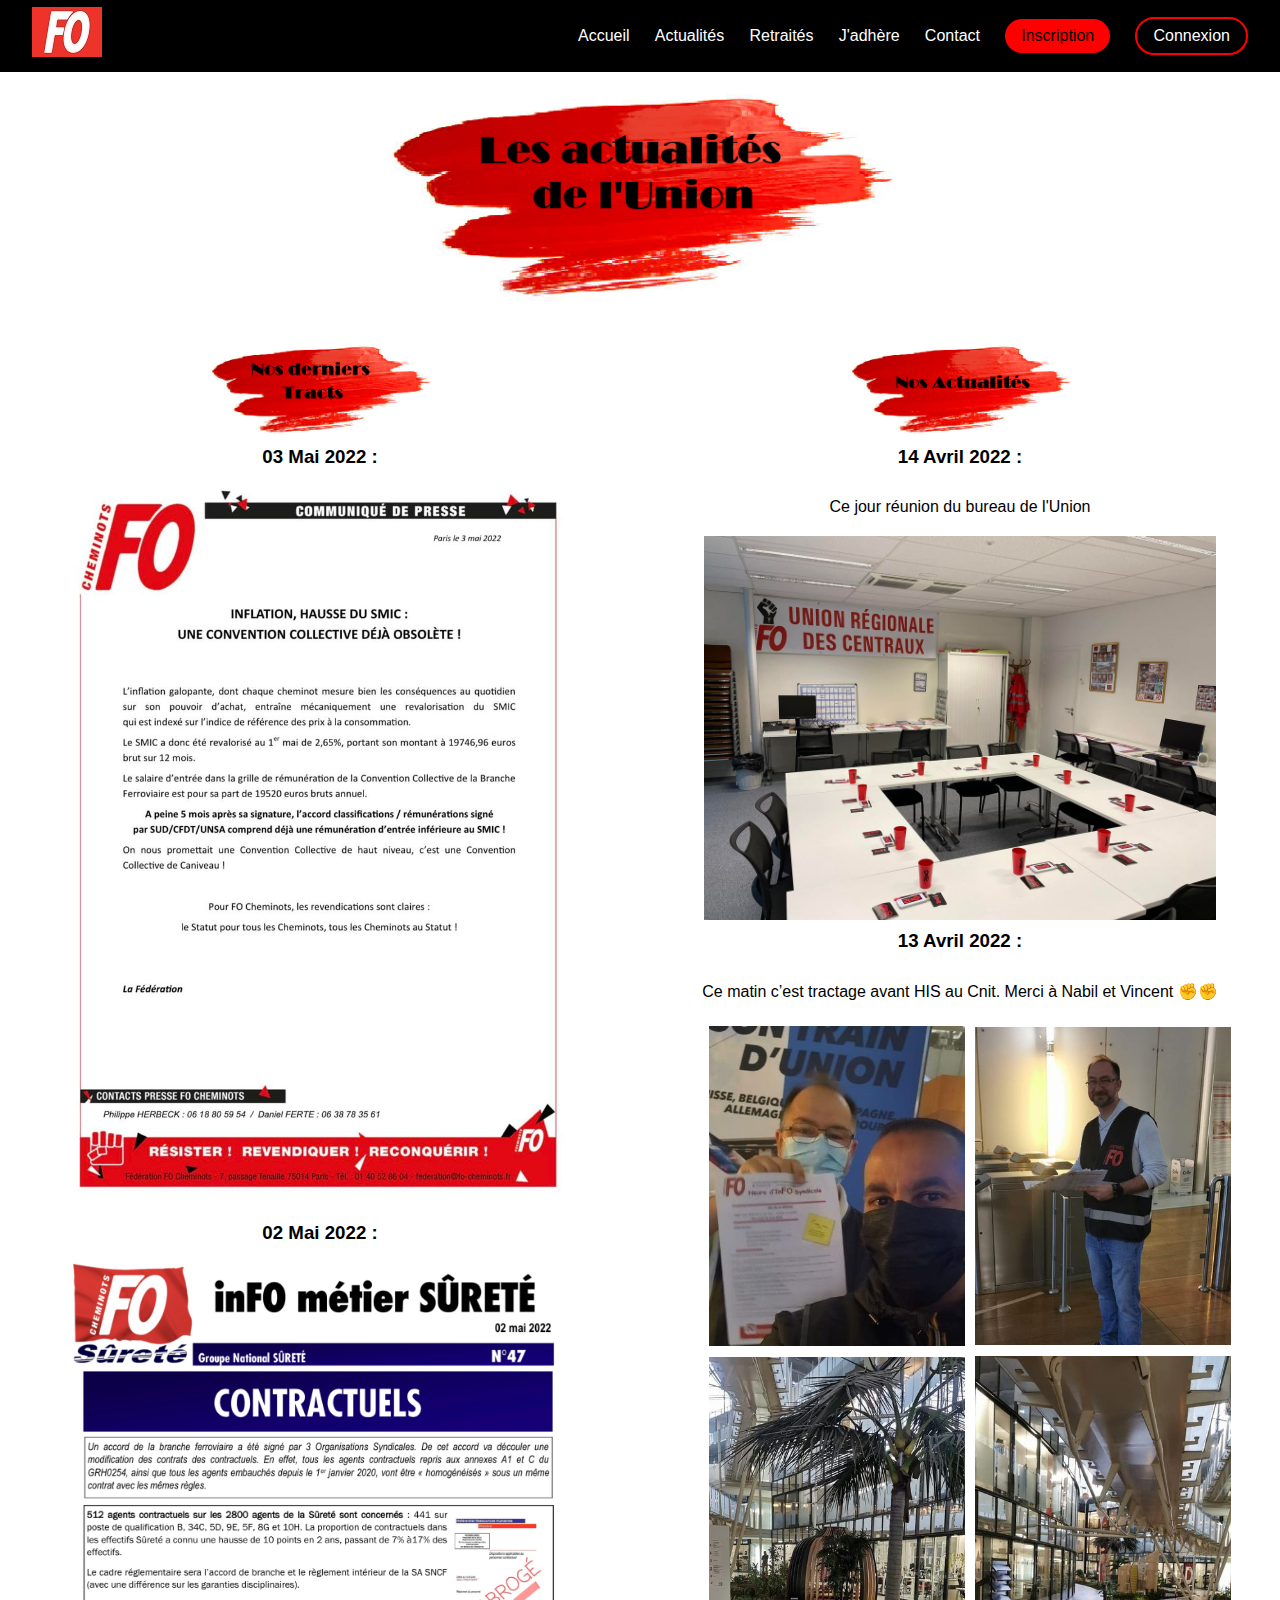
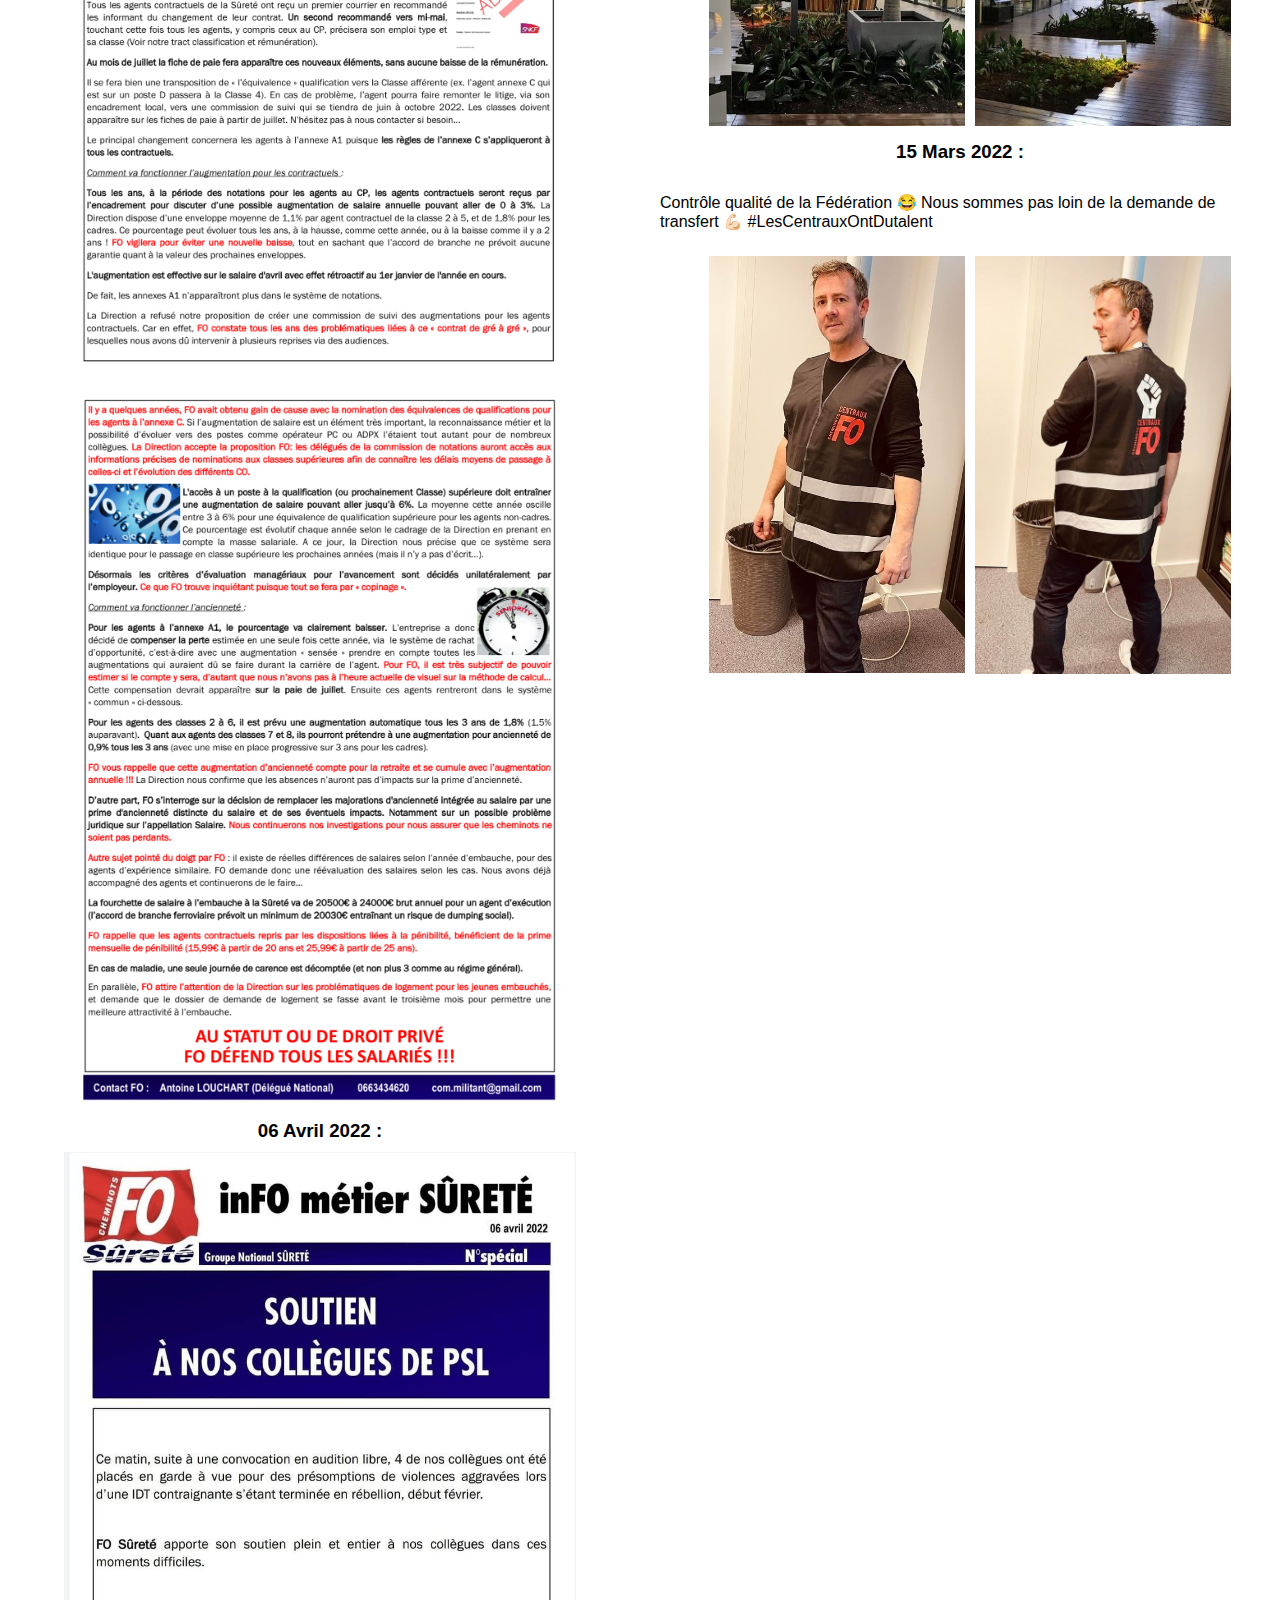
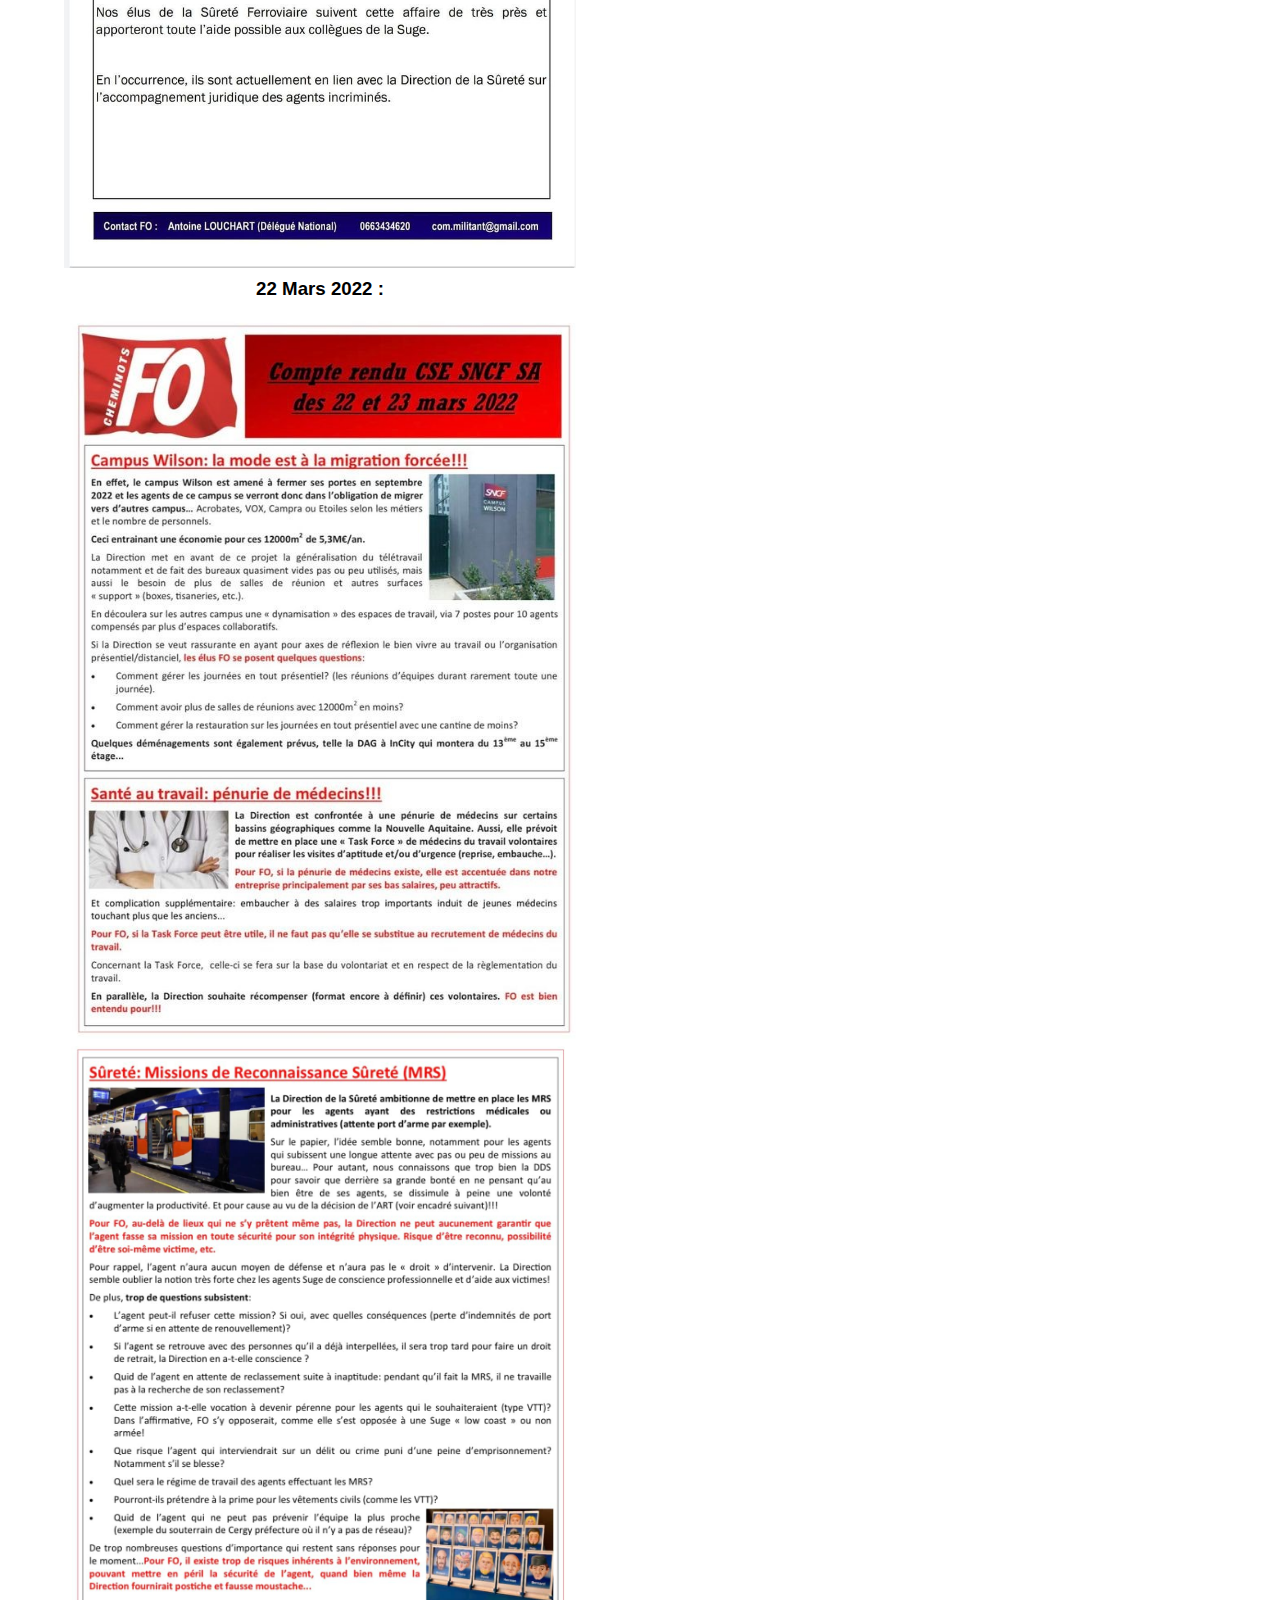
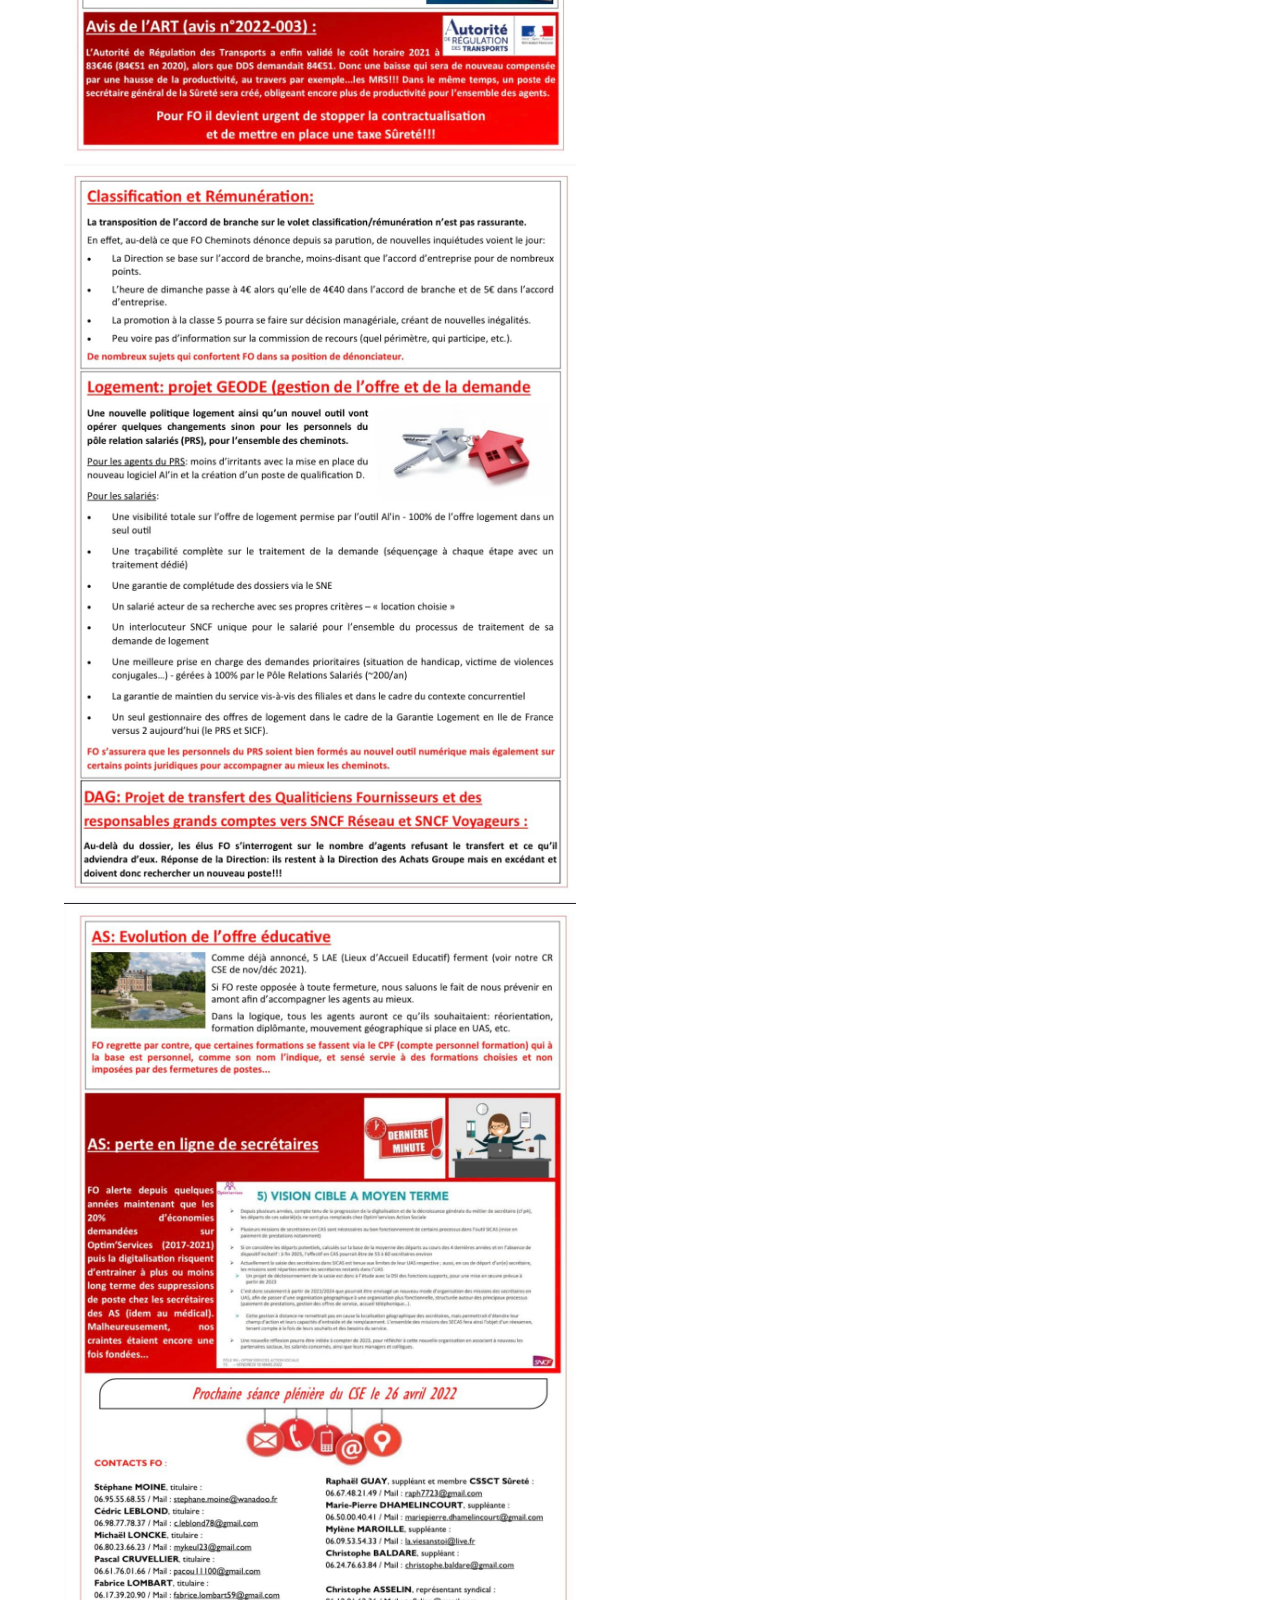
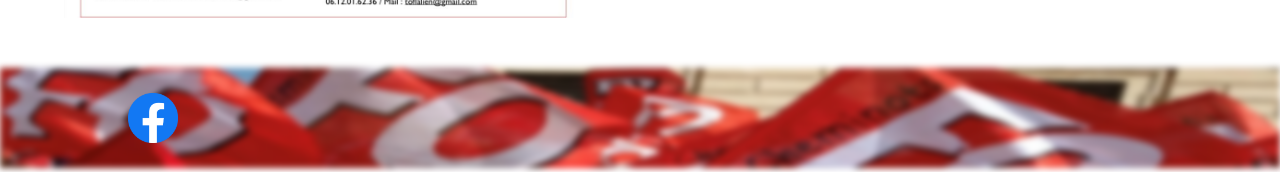
<file: index.html>
<!DOCTYPE html>
<html lang="en">
<head>
    <meta charset="UTF-8">
    <meta http-equiv="X-UA-Compatible" content="IE=edge">
    <meta name="viewport" content="width=device-width, initial-scale=1.0">
    <title>Document</title>
    <link rel="stylesheet" href="https://cdnjs.cloudflare.com/ajax/libs/font-awesome/5.15.3/css/all.min.css" integrity="sha512-iBBXm8fW90+nuLcSKlbmrPcLa0OT92xO1BIsZ+ywDWZCvqsWgccV3gFoRBv0z+8dLJgyAHIhR35VZc2oM/gI1w==" crossorigin="anonymous" referrerpolicy="no-referrer" />
    <link rel="stylesheet" href="style.css" />
</head>
<body>
    <header>
        <nav>
            <div class="logo">
               <img src="./img/logo_fo.jpg" alt="">
            </div>
            <div class="toggle">
                <i class="fas fa-bars ouvrir"></i>
                <i class="fas fa-times fermer"></i>
            </div>
            <ul class="menu">
                <li><a href="index.html">Accueil</a></li>
                <li><a href="actu.html">Actualités</a></li>
                <li><a href="retraites.html">Retraités</a></li>
                <li><a href="adhesion.html">J'adhère</a></li>
                <li><a href="contact.html">Contact</a></li>
                <li><button class="btn">Inscription</button></li>
                <li><button class="btn btn-secondary">Connexion</button></li>
            </ul>
        </nav>
    </header>

    
<div class="container">
    <img class="img" src="./img/actu.png" alt="">
</div>


<div class="containerall">
    <div class="containeractu1">

        <img src="./img/tracts.png" alt="titre tract" class="imgtitre">

        <h3>03 Mai 2022 :</h3>
        <img src="./img/1.jpg" alt="tract 1" class="srcimg">

        <h3>02 Mai 2022 :</h3>
        <img src="./img/4-2.jpg" alt="tract 4" class="srcimg">
        <img src="./img/4-1.jpg" alt="tract 4" class="srcimg">
        

        <h3>06 Avril 2022 :</h3>
        <img src="./img/6.jpg" alt="tract 2" class="srcimg">

        <h3>22 Mars 2022 :</h3>
        <img src="./img/2.jpg" alt="tract 3" class="srcimg">
        <img src="./img/3.jpg" alt="tract 3" class="srcimg">
        <img src="./img/4.jpg" alt="tract 3" class="srcimg">
        <img src="./img/5.jpg" alt="tract 3" class="srcimg">

    </div>

    <div class="containeractu2">

        <img src="./img/nosactus.png" alt="titre actus" class="imgtitre">

        <h3>14 Avril 2022 :</h3>
        <p>Ce jour réunion du bureau de l'Union </p>
        <img src="./img/1-actu.jpg" alt="tract 1" class="srcimg">

        <h3>13 Avril 2022 :</h3>
        <p>Ce matin c’est tractage avant HIS au Cnit.
            Merci à Nabil et Vincent ✊✊ </p>

        <div class="containeractu">
            <img src="./img/2-1-actu.jpg" alt="tract 1" class="srcimgCA">
            <img src="./img/2-2-actus.jpg" alt="tract 1" class="srcimgCA">
        </div>

        <div class="containeractu">
            <img src="./img/2-3-actus.jpg" alt="tract 1" class="srcimgCA">
            <img src="./img/2-4-actus.jpg" alt="tract 1" class="srcimgCA">
        </div>

        <h3>15 Mars 2022 :</h3>
        <p>Contrôle qualité de la Fédération 😂
            Nous sommes pas loin de la demande de transfert 💪🏻
            #LesCentrauxOntDutalent </p>

        <div class="containeractu">

            <img src="./img/3-1-actus.jpg" alt="tract 1" class="srcimgCA">
            <img src="./img/3-2-actus.jpg" alt="tract 1" class="srcimgCA">
        </div>
    </div>

</div>


    <footer>
        <img src="./img/footer2.jpg" alt="" class="footer">
        <a href="https://www.facebook.com/groups/948642339117360" class="href"><img src="./img/fb.png" alt="facebook" class="fb"></a>
    </footer>
    
    <script src="app.js"></script>
</body>
</html>
</file>
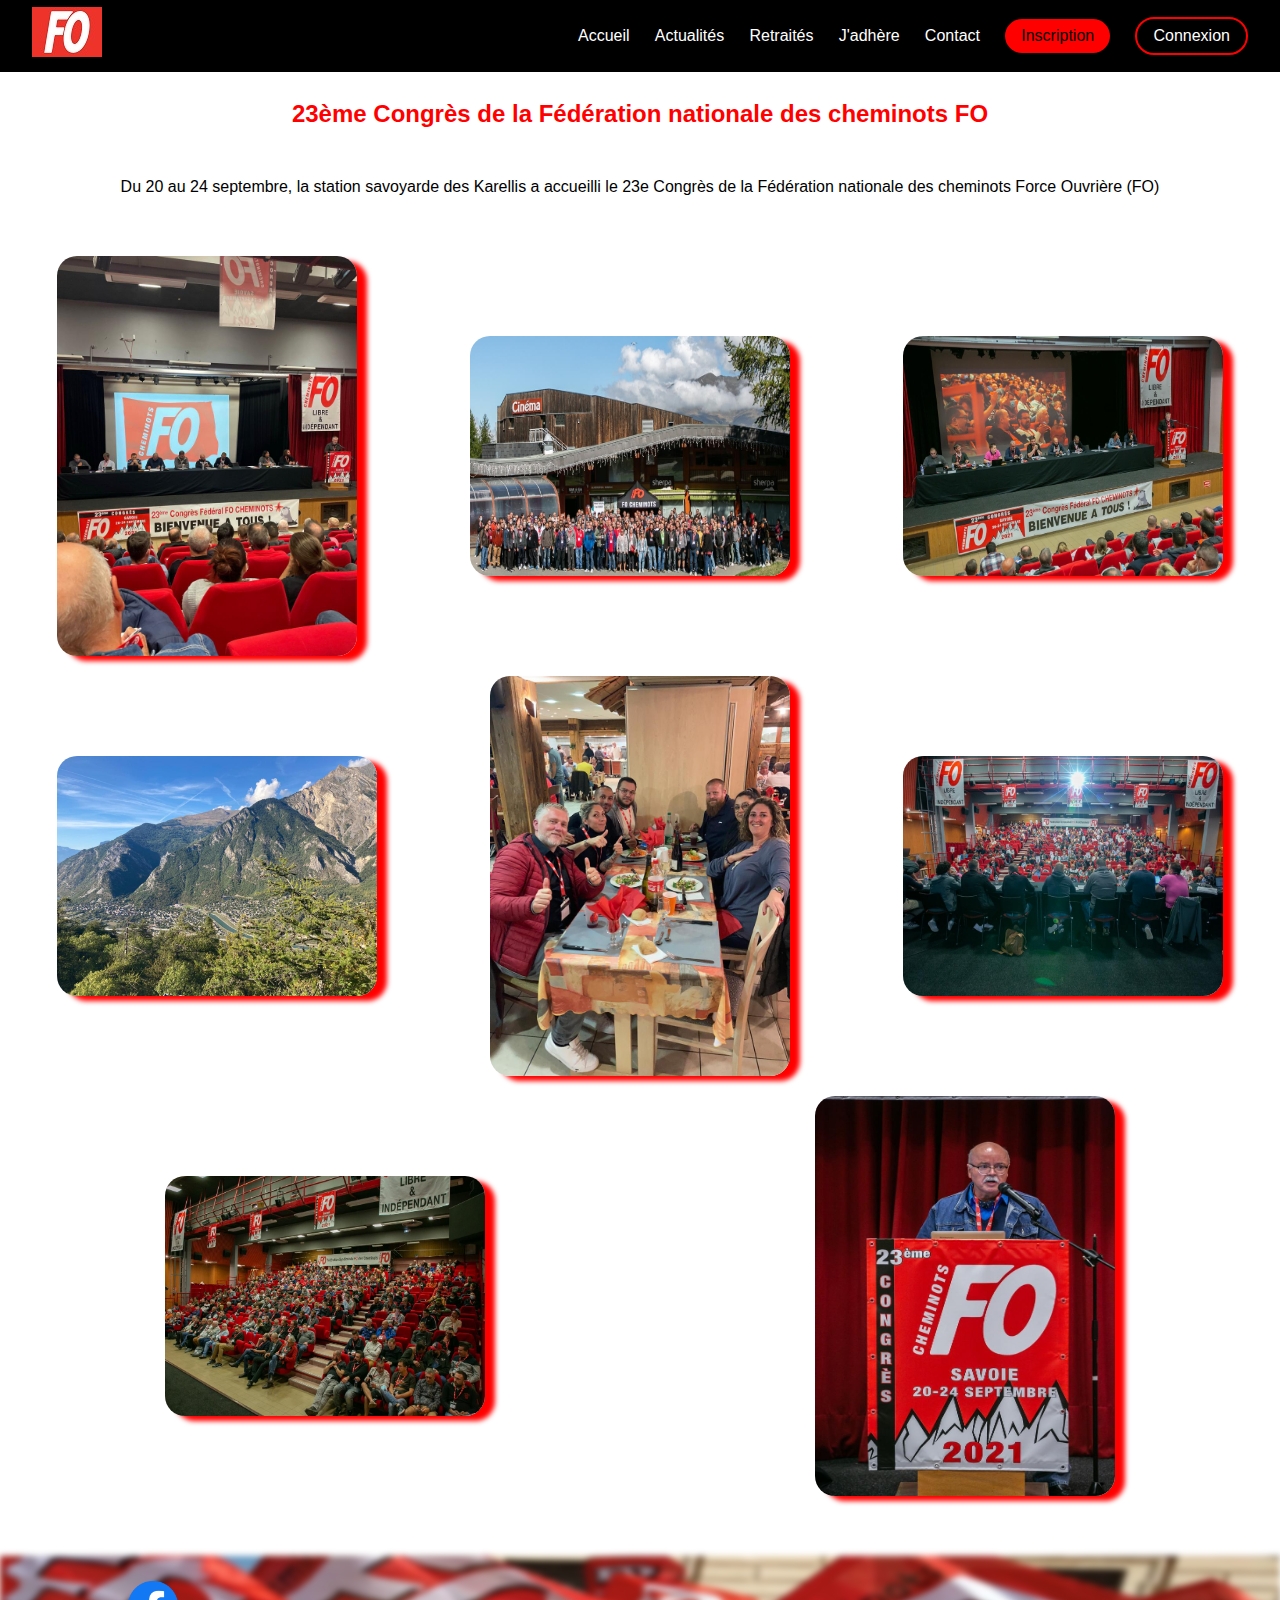
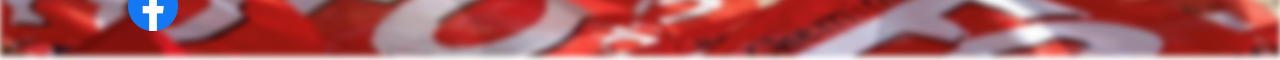
<file: actu.html>
<!DOCTYPE html>
<html lang="en">
<head>
    <meta charset="UTF-8">
    <meta http-equiv="X-UA-Compatible" content="IE=edge">
    <meta name="viewport" content="width=device-width, initial-scale=1.0">
    <title>Document</title>
    <link rel="stylesheet" href="https://cdnjs.cloudflare.com/ajax/libs/font-awesome/5.15.3/css/all.min.css" integrity="sha512-iBBXm8fW90+nuLcSKlbmrPcLa0OT92xO1BIsZ+ywDWZCvqsWgccV3gFoRBv0z+8dLJgyAHIhR35VZc2oM/gI1w==" crossorigin="anonymous" referrerpolicy="no-referrer" />
    <link rel="stylesheet" href="style.css" />
    <link rel="stylesheet" href="styleactu.css">

</head>
<body>

    <header>
        <nav>
            <div class="logo">
               <img src="./img/logo_fo.jpg" alt="">
            </div>
            <div class="toggle">
                <i class="fas fa-bars ouvrir"></i>
                <i class="fas fa-times fermer"></i>
            </div>
            <ul class="menu">
                <li><a href="index.html">Accueil</a></li>
                <li><a href="actu.html">Actualités</a></li>
                <li><a href="retraites.html">Retraités</a></li>
                <li><a href="adhesion.html">J'adhère</a></li>
                <li><a href="contact.html">Contact</a></li>
                <li><button class="btn">Inscription</button></li>
                <li><button class="btn btn-secondary">Connexion</button></li>
            </ul>
        </nav>
    </header>


        <h2> 23ème Congrès de la Fédération nationale des cheminots FO </h2>

        <p> Du 20 au 24 septembre, la station savoyarde des Karellis a accueilli le 23e  Congrès de la Fédération nationale des cheminots Force Ouvrière (FO)</p>

        <div class="container">

            <img src="./img/p1.JPG" alt="congres" class="photocongresv">
            <img src="./img/p2.JPG" alt="congres" class="photocongresh">
            <img src="./img/p3.JPG" alt="congres" class="photocongresh">
            <img src="./img/p4.JPG" alt="congres" class="photocongresh">
            <img src="./img/p5.JPG" alt="congres" class="photocongresv">
            <img src="./img/p6.JPG" alt="congres" class="photocongresh">
            <img src="./img/p7.JPG" alt="congres" class="photocongresh">
            <img src="./img/p8.JPG" alt="congres" class="photocongresv">

        </div>

        <footer>
            <img src="./img/footer2.jpg" alt="" class="footer">
            <a href="https://www.facebook.com/groups/948642339117360" class="href"><img src="./img/fb.png" alt="facebook" class="fb"></a>
        </footer>

    <script src="app.js"></script>
</body>
</file>
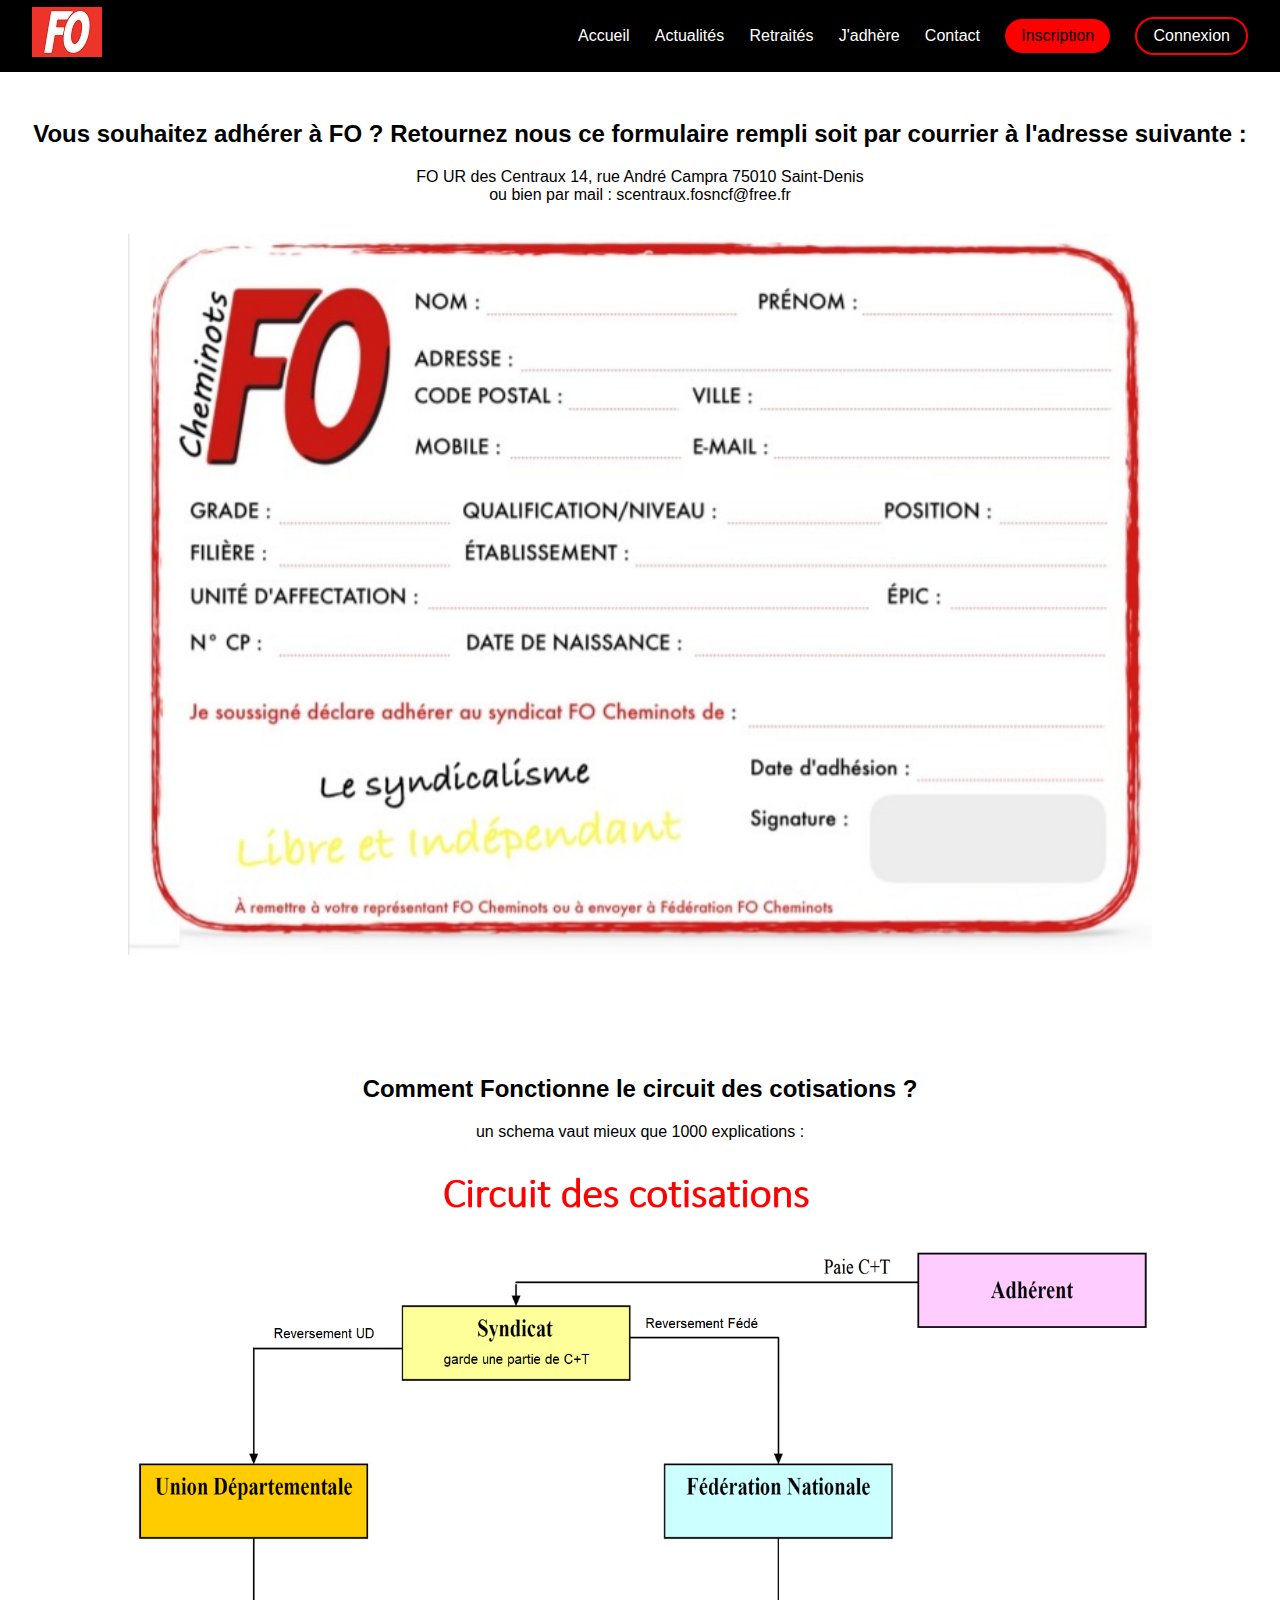
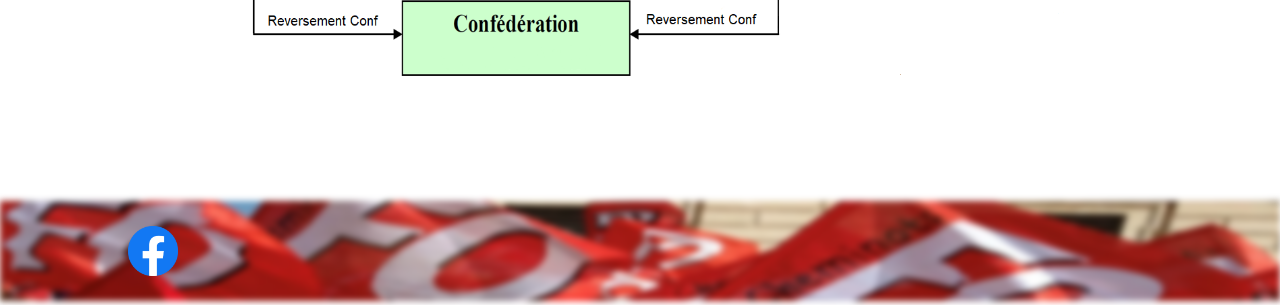
<file: adhesion.html>
<!DOCTYPE html>
<html lang="en">
<head>
    <meta charset="UTF-8">
    <meta http-equiv="X-UA-Compatible" content="IE=edge">
    <meta name="viewport" content="width=device-width, initial-scale=1.0">
    <title>Document</title>
    <link rel="stylesheet" href="https://cdnjs.cloudflare.com/ajax/libs/font-awesome/5.15.3/css/all.min.css" integrity="sha512-iBBXm8fW90+nuLcSKlbmrPcLa0OT92xO1BIsZ+ywDWZCvqsWgccV3gFoRBv0z+8dLJgyAHIhR35VZc2oM/gI1w==" crossorigin="anonymous" referrerpolicy="no-referrer" />
    <link rel="stylesheet" href="style.css" />
    <link rel="stylesheet" href="styleadhes.css" />
</head>
<body>

    <header>
        <nav>
            <div class="logo">
               <img src="./img/logo_fo.jpg" alt="">
            </div>
            <div class="toggle">
                <i class="fas fa-bars ouvrir"></i>
                <i class="fas fa-times fermer"></i>
            </div>
            <ul class="menu">
                <li><a href="index.html">Accueil</a></li>
                <li><a href="actu.html">Actualités</a></li>
                <li><a href="retraites.html">Retraités</a></li>
                <li><a href="adhesion.html">J'adhère</a></li>
                <li><a href="contact.html">Contact</a></li>
                <li><button class="btn">Inscription</button></li>
                <li><button class="btn btn-secondary">Connexion</button></li>
            </ul>
        </nav>
    </header>

    <div class="containertext">

            <div><h2>Vous souhaitez adhérer à FO ? Retournez nous ce formulaire rempli soit par courrier à l'adresse suivante :</h2></div>
            <div>FO UR des Centraux
               14, rue André Campra
               75010 Saint-Denis</div>

            <div>ou bien par mail : scentraux.fosncf@free.fr </div>
    </div>

        <div class="containeradhes">

            <img src="./img/Adhesion-FO.jpg" alt="bulletin adhesion" class="adhesion">
        </div>

        <div class="containertext">

            <div><h2>Comment Fonctionne le circuit des cotisations ?</h2></div>

            <div>un schema vaut mieux que 1000 explications : </div>

            <img src="./img/cotisations.png" alt="cotisations" class="adhesion">
    </div>

        <footer>
            <img src="./img/footer2.jpg" alt="" class="footer">
            <a href="https://www.facebook.com/groups/948642339117360" class="href"><img src="./img/fb.png" alt="facebook" class="fb"></a>
        </footer>

    <script src="app.js"></script>
</body>
</file>
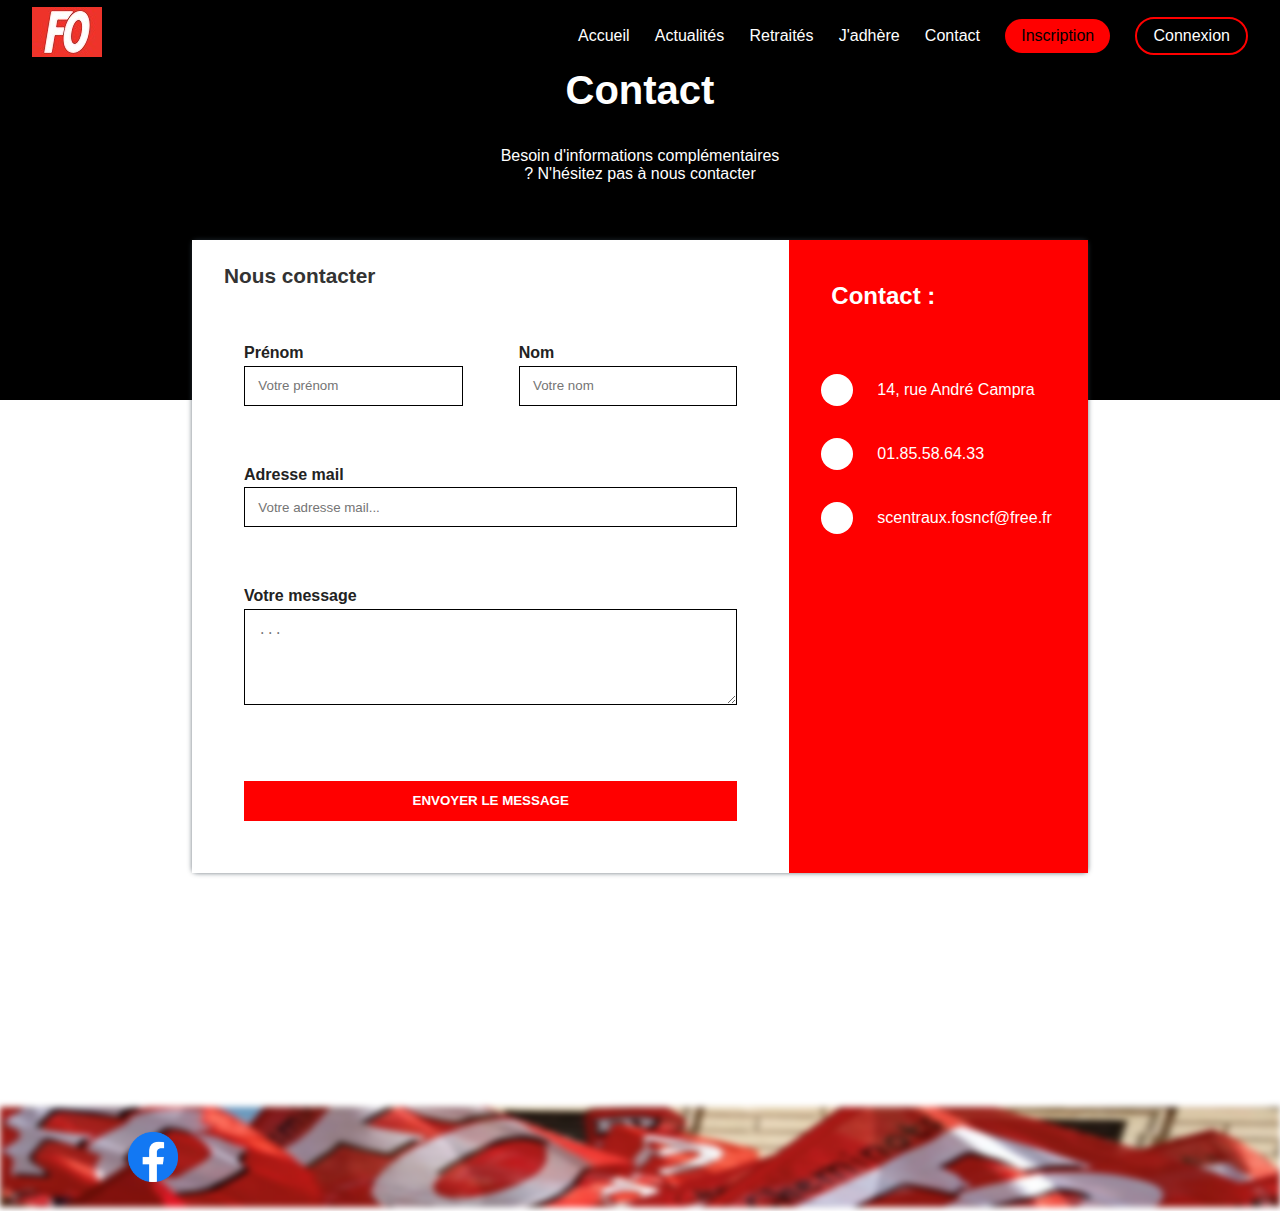
<file: contact.html>
<!DOCTYPE html>
<html lang="en">
<head>
    <meta charset="UTF-8">
    <meta http-equiv="X-UA-Compatible" content="IE=edge">
    <meta name="viewport" content="width=device-width, initial-scale=1.0">
    <title>Document</title>
    <link rel="stylesheet" href="https://cdnjs.cloudflare.com/ajax/libs/font-awesome/5.15.3/css/all.min.css" integrity="sha512-iBBXm8fW90+nuLcSKlbmrPcLa0OT92xO1BIsZ+ywDWZCvqsWgccV3gFoRBv0z+8dLJgyAHIhR35VZc2oM/gI1w==" crossorigin="anonymous" referrerpolicy="no-referrer" />
    <link rel="stylesheet" href="style.css" />
    <link rel="stylesheet" href="stylecontact.css" />
</head>
<body>

    <header>
        <nav>
            <div class="logo">
               <img src="./img/logo_fo.jpg" alt="">
            </div>
            <div class="toggle">
                <i class="fas fa-bars ouvrir"></i>
                <i class="fas fa-times fermer"></i>
            </div>
            <ul class="menu">
                <li><a href="index.html">Accueil</a></li>
                <li><a href="actu.html">Actualités</a></li>
                <li><a href="retraites.html">Retraités</a></li>
                <li><a href="adhesion.html">J'adhère</a></li>
                <li><a href="contact.html">Contact</a></li>
                <li><button class="btn">Inscription</button></li>
                <li><button class="btn btn-secondary">Connexion</button></li>
            </ul>
        </nav>
    </header>

    <section id="heading">
        <div class="container heading-grid">
          <div class="heading-wrap">
            <h1>Contact</h1>
            <p> Besoin d'informations complémentaires ? N'hésitez pas à nous contacter </p>
          </div>
        </div>
      </section>
    
      <section id="form-box" class="animated jackInTheBox">
        <div class="container">
          <div class="form-box form-box-grid">
            <div class="form-info">
              <h3>Contact :</h3>
              <ul>
                <li><i class="fas fa-map-marker-alt"></i>14, rue André Campra</li>
                <li><i class="fas fa-mobile-alt"></i> 01.85.58.64.33</li>
                <li><i class="fas fa-envelope"></i>scentraux.fosncf@free.fr</li>
              </ul>
            </div>
      
            <div class="form-input">
              <h3>Nous contacter</h3>
              <form>
                <p>
                  <label for="first_name">Prénom</label>
                  <input type="text" id="first_name" name="first_name" placeholder="Votre prénom" required>
                </p>
                <p>
                  <label for="Last_name">Nom</label>
                  <input type="text" id="Last_name" name="last_name" placeholder="Votre nom" required>
                </p>
                <p class="full">
                  <label for="email"> Adresse mail </label>
                  <input type="email" id="email" name="email" placeholder="Votre adresse mail..." required>
                </p>
                <p class="full">
                  <label for="message">Votre message</label>
                  <textarea name="message" id="message" placeholder="..." required></textarea>
                </p>
                <p class="full">
                  <button type="submit">Envoyer le Message</button>
                </p>
              </form>
            </div>
          </div>
        </div>

      </section>

<iframe class="carte" src="https://www.google.com/maps/embed?pb=!1m18!1m12!1m3!1d2621.785724074511!2d2.3506891156005802!3d48.91947457929366!2m3!1f0!2f0!3f0!3m2!1i1024!2i768!4f13.1!3m3!1m2!1s0x47e66ebef9535a83%3A0xe5f38c272e07f165!2s14%20Rue%20Andr%C3%A9%20Campra%2C%2093210%20Saint-Denis!5e0!3m2!1sfr!2sfr!4v1652790189727!5m2!1sfr!2sfr" style="border:0;" allowfullscreen="" loading="lazy" referrerpolicy="no-referrer-when-downgrade"></iframe>

      <footer>
        <img src="./img/footer2.jpg" alt="" class="footer">
        <a href="https://www.facebook.com/groups/948642339117360" class="href"><img src="./img/fb.png" alt="facebook" class="fb"></a>
    </footer>
      <script src="app.js"></script>
</body>
</file>
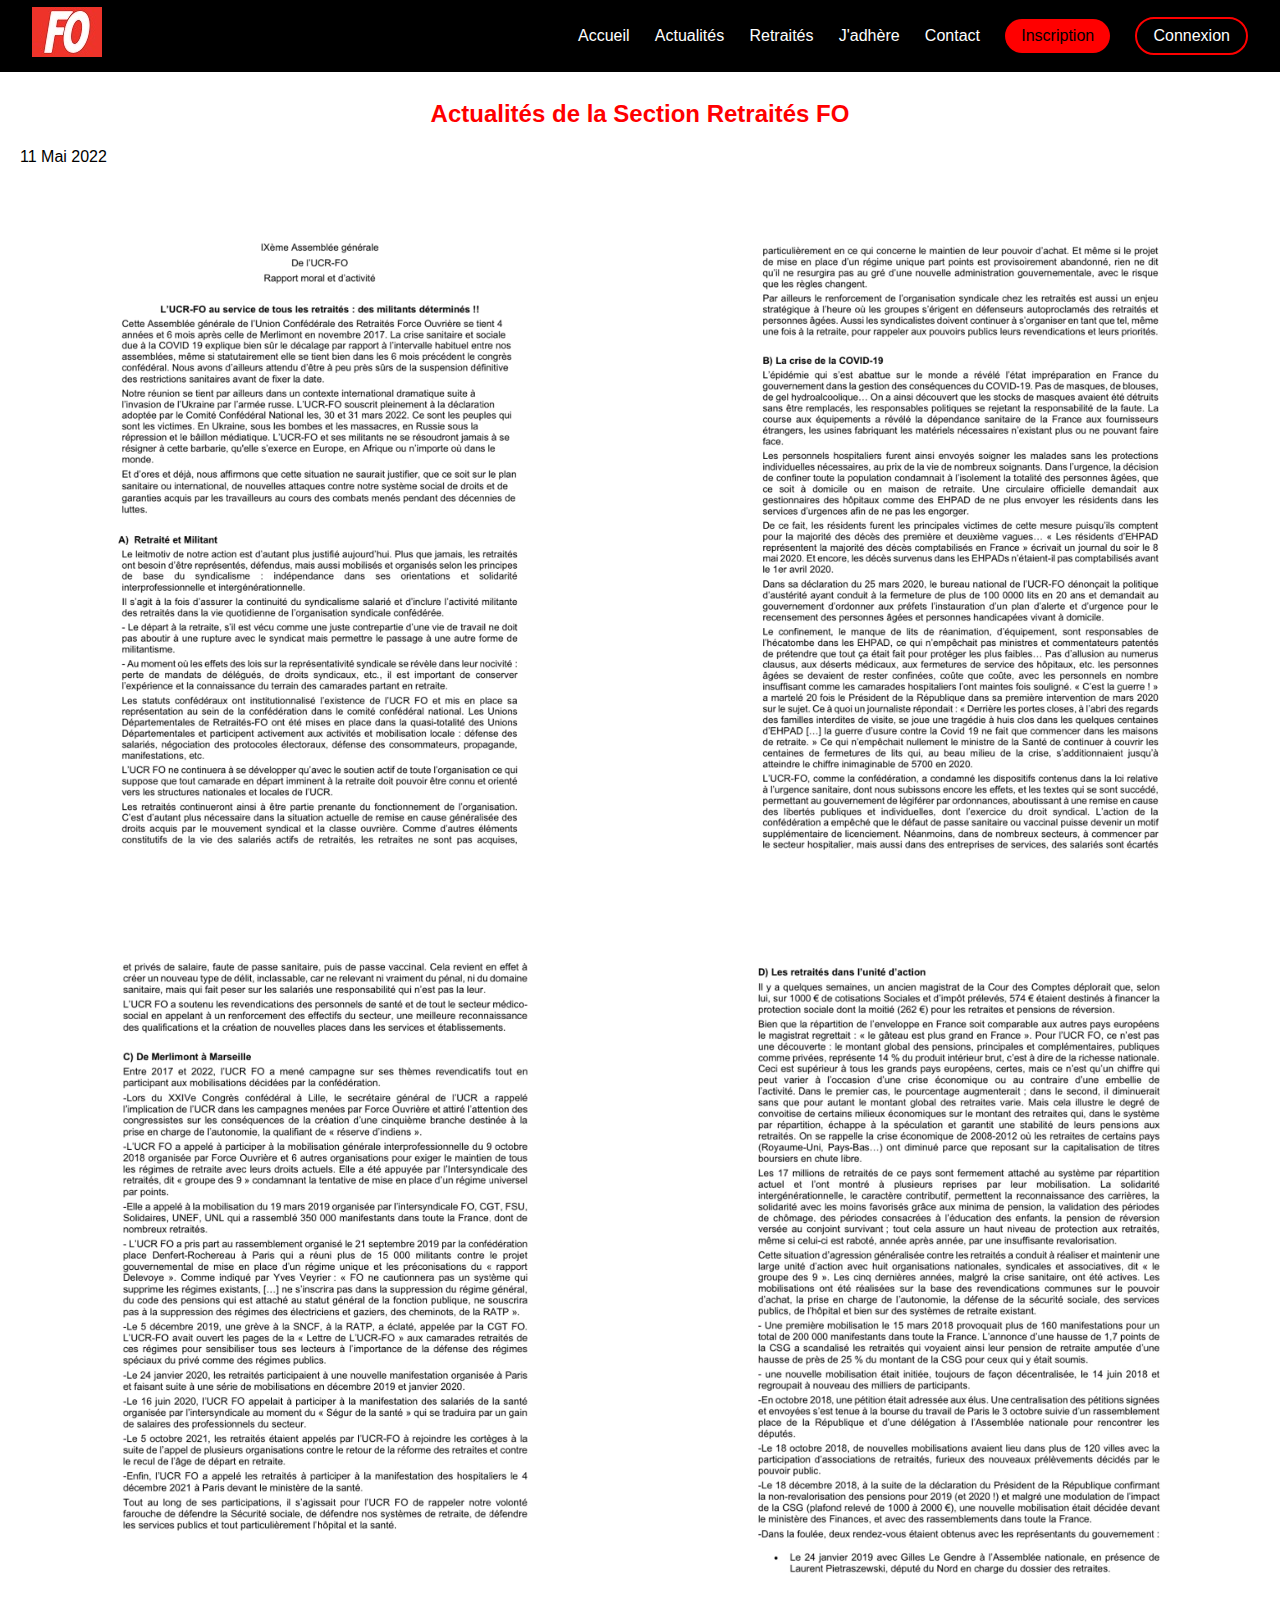
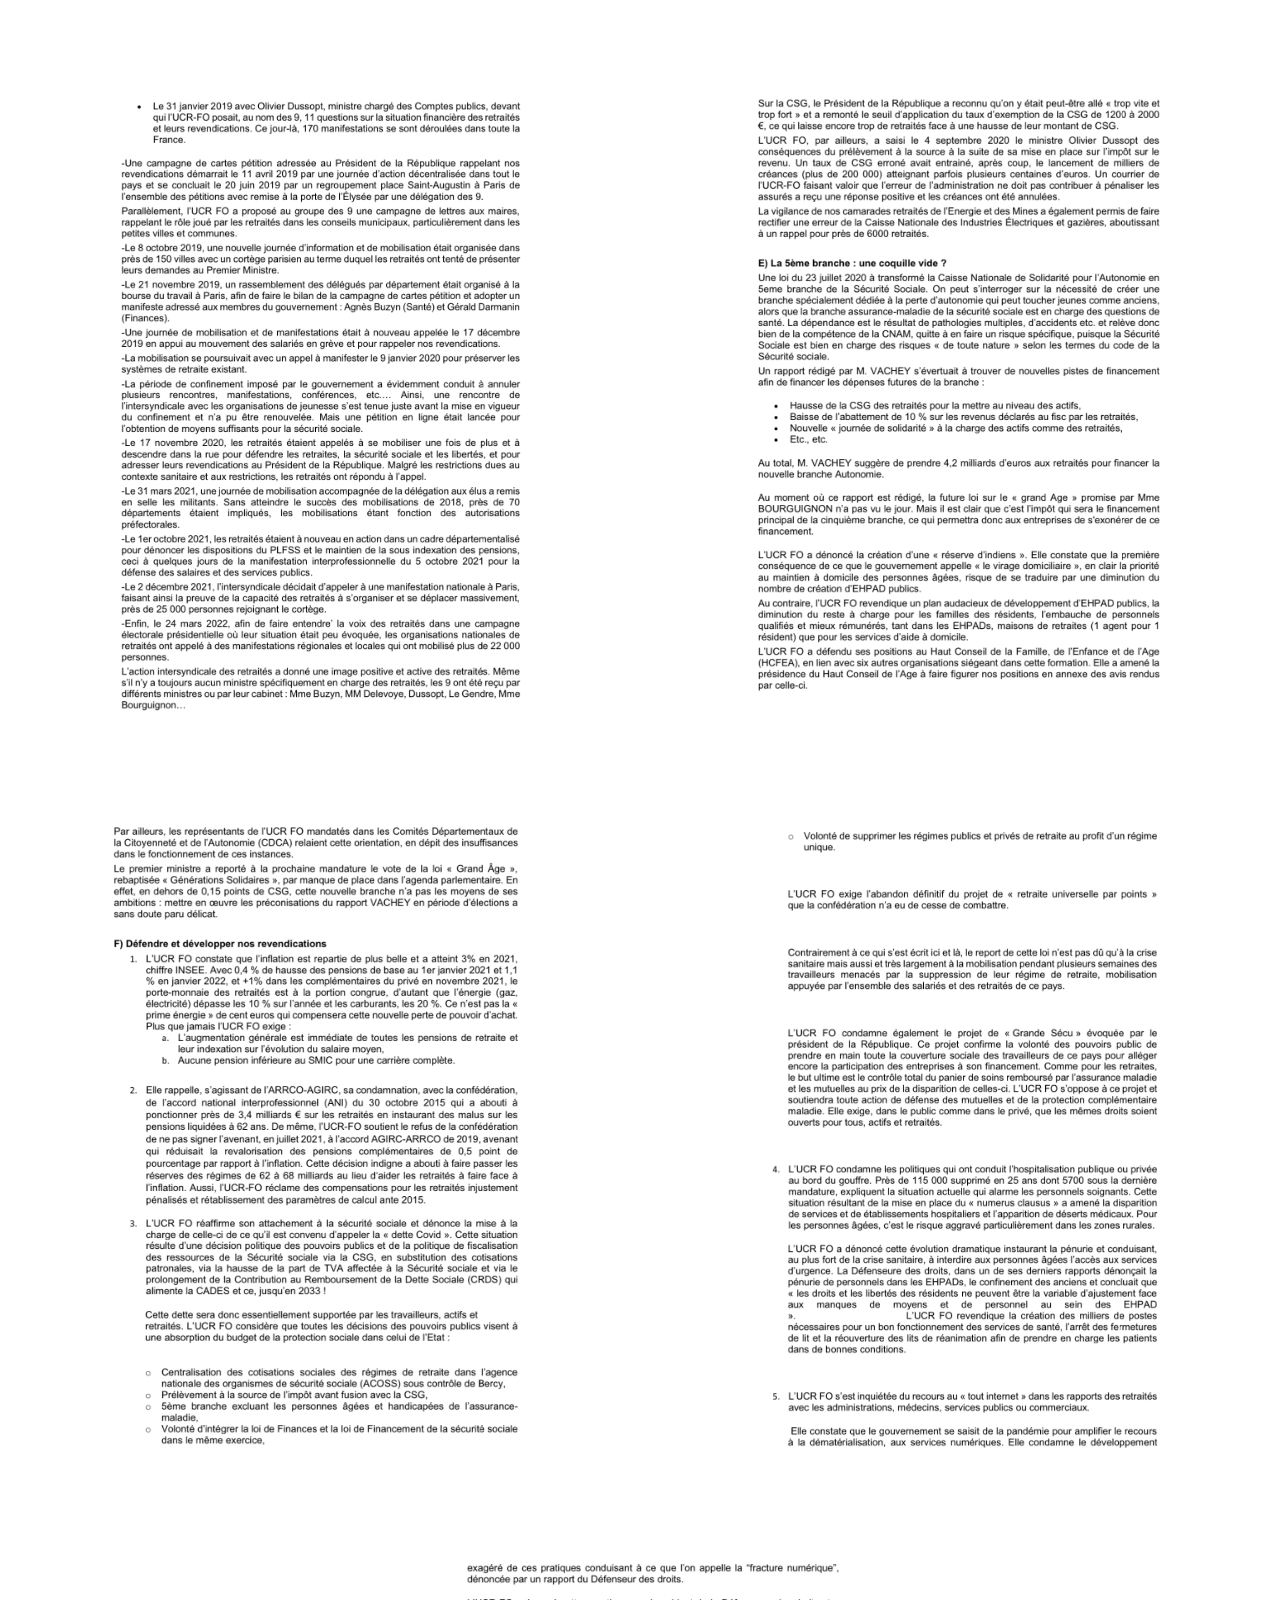
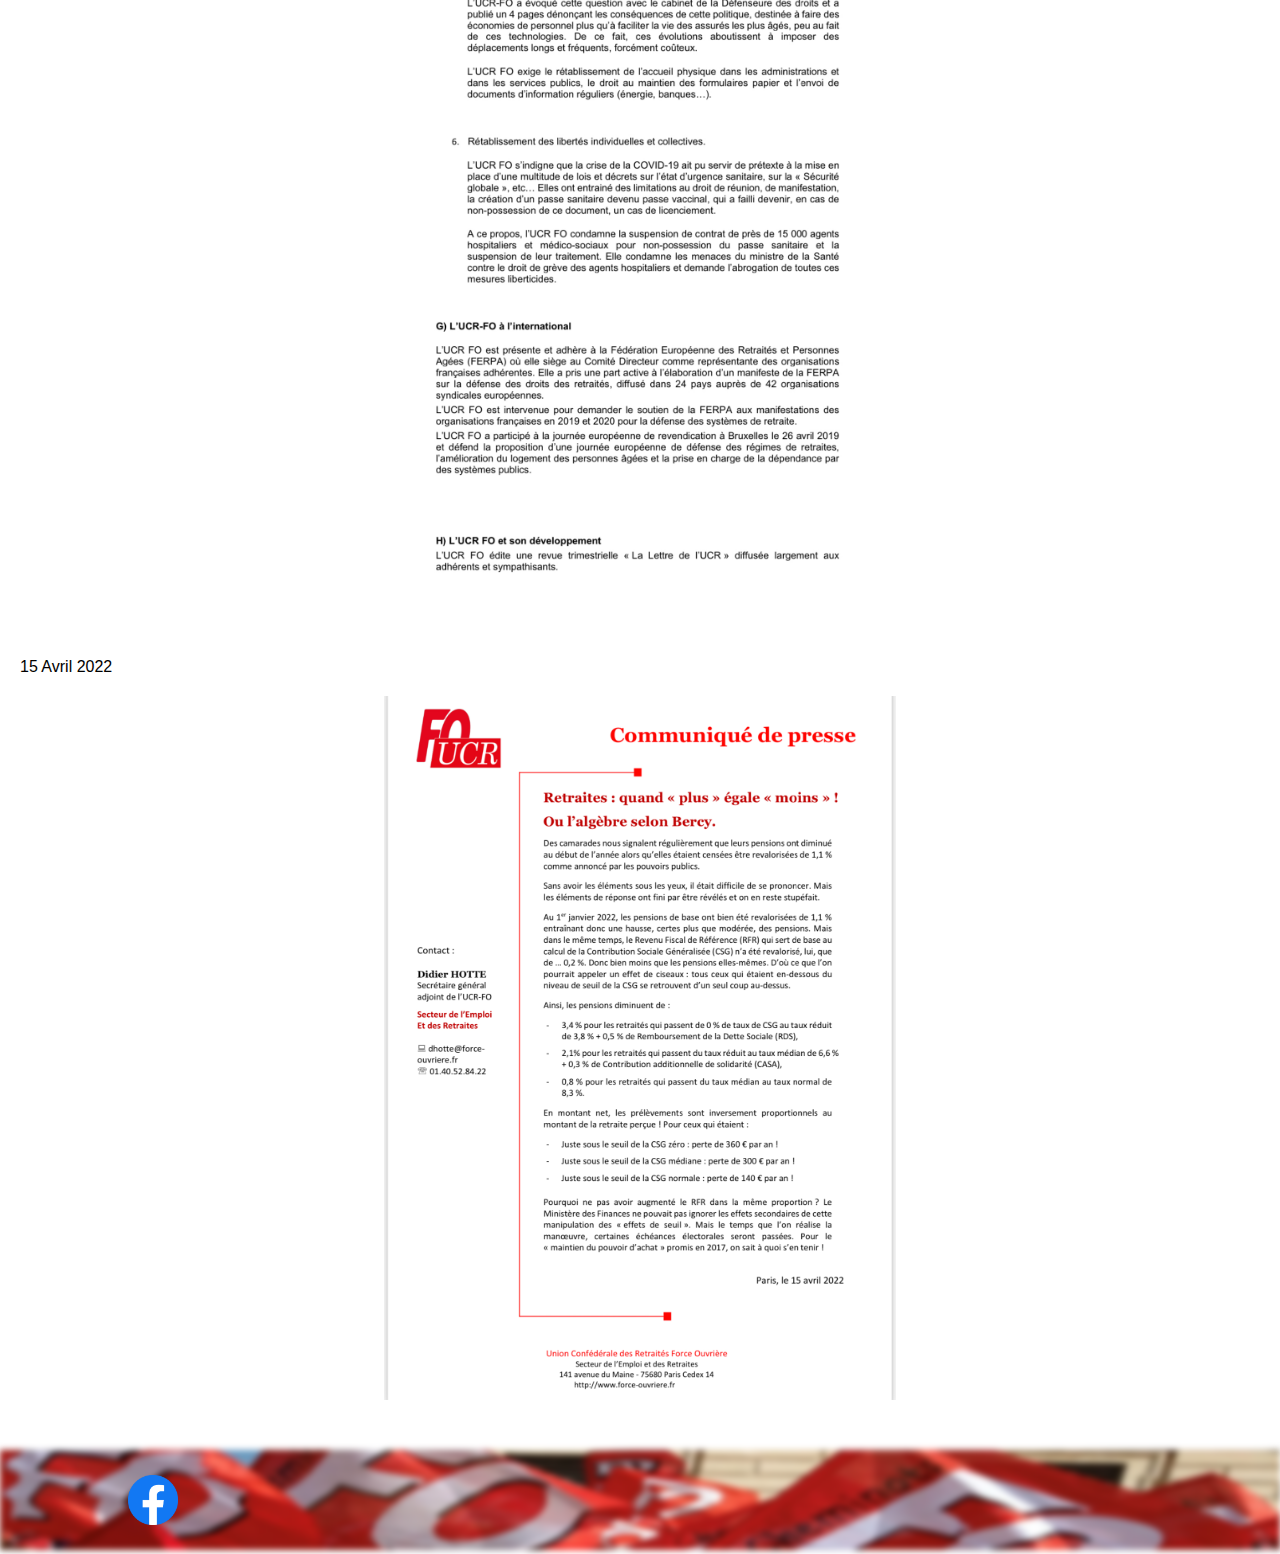
<file: retraites.html>
<!DOCTYPE html>
    <html lang="en">
    <head>
        <meta charset="UTF-8">
        <meta http-equiv="X-UA-Compatible" content="IE=edge">
        <meta name="viewport" content="width=device-width, initial-scale=1.0">
        <title>Document</title>
        <link rel="stylesheet" href="https://cdnjs.cloudflare.com/ajax/libs/font-awesome/5.15.3/css/all.min.css" integrity="sha512-iBBXm8fW90+nuLcSKlbmrPcLa0OT92xO1BIsZ+ywDWZCvqsWgccV3gFoRBv0z+8dLJgyAHIhR35VZc2oM/gI1w==" crossorigin="anonymous" referrerpolicy="no-referrer" />
        <link rel="stylesheet" href="style.css" />
        <link rel="stylesheet" href="styleretraites.css" />
    </head>
    <body>
    
        <header>
            <nav>
                <div class="logo">
                   <img src="./img/logo_fo.jpg" alt="">
                </div>
                <div class="toggle">
                    <i class="fas fa-bars ouvrir"></i>
                    <i class="fas fa-times fermer"></i>
                </div>
                <ul class="menu">
                    <li><a href="index.html">Accueil</a></li>
                    <li><a href="actu.html">Actualités</a></li>
                    <li><a href="retraites.html">Retraités</a></li>
                    <li><a href="adhesion.html">J'adhère</a></li>
                    <li><a href="contact.html">Contact</a></li>
                    <li><button class="btn">Inscription</button></li>
                    <li><button class="btn btn-secondary">Connexion</button></li>
                </ul>
            </nav>
        </header>
    

        <h2> Actualités de la Section Retraités FO </h2>

        <p> 11 Mai 2022 </p>

        <div class="containerretraites">
            <img src="./img/2-1-retraites.jpg" alt="retraités" class="ret">
            <img src="./img/2-2-retraites.jpg" alt="retraités" class="ret">
            <img src="./img/2-3-retraites.jpg" alt="retraités" class="ret">
            <img src="./img/2-4-retraites.jpg" alt="retraités" class="ret">
            <img src="./img/2-5-retraites.jpg" alt="retraités" class="ret">
            <img src="./img/2-6-retraites.jpg" alt="retraités" class="ret">
            <img src="./img/2-7-retraites.jpg" alt="retraités" class="ret">
            <img src="./img/2-8-retraites.jpg" alt="retraités" class="ret">
            <img src="./img/2-9-retraites.jpg" alt="retraités" class="ret">

        </div>

        <p> 15 Avril 2022 </p>

        <div class="containerretraites">

            <img src="./img/1-retraites.jpg" alt="retraités" class="ret">

        </div>

        



    
        <footer>
            <img src="./img/footer2.jpg" alt="" class="footer">
            <a href="https://www.facebook.com/groups/948642339117360" class="href"><img src="./img/fb.png" alt="facebook" class="fb"></a>
        </footer>
        
        <script src="app.js"></script>

</body>
</html>
</file>
<file: style.css>
* {
    margin: 0;
    padding: 0;
    box-sizing: border-box;
}

html {
    font-size: 16px;
}

body {
    font-family: sans-serif;
}


.img{

  width: 40%;
 /* width: 55%;*/
  margin-top: 50px;
}
.srcimg{
    width:80%;
}

.imgtitre{
    width:35%;
}

h2{
    margin: 20px;
}

h3{
    margin: 10px;
}

.containeractu{
    display: flex;
    justify-content: space-between;
    align-items: center;
    width:80%;
}

.srcimgCA{
    width: 50%;
    margin: 5px;
}

.bloc{
    justify-content: center;
    
}


header {
    position: absolute;
    width: 100%;
    height: 8vh;
    top: 0;
    left: 0;
    background: #000;
    color: #fff;
    padding: 0 2rem;
}

footer{
    position: relative;
}

.footer {
    margin-top: 50px;
    height: 100px;
    width:100%;
    filter: blur(3px);
}

.fb {
    width: 50px;
    height: 50px;
    position: absolute;
    left: 10%;
    bottom: 19%;
}

nav {
    width: 100%;
    height: 100%;
    display: flex;
    justify-content: space-between;
    align-items: center;
}

.logo {
    font-size: 2rem;
}

.toggle {
    display: none;
}

.menu {
    display: flex;
    justify-content: space-between;
    align-items: center;
    list-style: none;
    width: 670px;
}

.menu li a {
    color: #fff;
    text-decoration: none;
}

.container {
    width: 100%;
    margin-top: 40px;
    display: flex;
    justify-content: center;
    flex-direction: row;
    align-items: center;
}

.btn {
    border: 0;
    background: red;
    font-size: 1rem;
    padding: 0.5rem 1rem;
    border-radius: 20px;
}

.btn.btn-secondary {
    background: transparent;
    border: 2px solid red;
    color: #fff;
}

@media all and (max-width: 769px) {* {
    margin: 0;
    padding: 0;
    box-sizing: border-box;
}

html {
    font-size: 16px;
}

body {
    font-family: sans-serif;
}

header {
    position: absolute;
    width: 100%;
    height: 50px;
    top: 0;
    left: 0;
    background: #000;
    color: #fff;
    padding: 0 2rem;
}

nav {
    width: 100%;
    height: 100%;
    display: flex;
    justify-content: space-between;
    align-items: center;
}

.logo {
    font-size: 2rem;
}

.toggle {
    display: none;
}

.menu {
    display: flex;
    justify-content: space-between;
    align-items: center;
    list-style: none;
    width: 550px;
}

.menu li a {
    color: #fff;
    text-decoration: none;
}

.btn {
    border: 0;
    background: red;
    font-size: 1rem;
    padding: 0.5rem 1rem;
    border-radius: 20px;
}

.btn.btn-secondary {
    background: transparent;
    border: 2px solid red;
    color: #fff;
}


@media all and (min-width: 769px) {

    header {
        background: transparent;
    }

    .toggle {
        display: block;
        font-size: 2rem;
        cursor: pointer;
        position: relative;
        z-index: 20;
    }

    .logo {

        position: relative;
        z-index: 20;
    }

    .ouvrir {
        display: block;
    }

    .fermer {
        display: none;
    }

    .open .ouvrir {
        display: none;
    }

    .open .fermer {
        display: block;
    }

    .menu {
        position: absolute;
        top: 0;
        left: 0;
        width: 100%;
        height: 100vh;
        background: #000;
        flex-direction: column;
        padding: 2rem;
        justify-content: space-around;
        transform: translateX(-100%);
        transition: transform 1s;
    }

    .menu li a {
        font-size: 2rem;
    }

    .btn {
        font-size: 2rem;
    }

    .open .menu {
        transform: translateX(0);
    }
}

    .toggle {
        display: block;
        font-size: 2rem;
        cursor: pointer;
        position: relative;
        z-index: 20;
    }

    .logo {
        position: relative;
        z-index: 20;
    }

    .ouvrir {
        display: block;
    }

    .fermer {
        display: none;
    }

    .open .ouvrir {
        display: none;
    }

    .open .fermer {
        display: block;
    }

    .menu {
        position: absolute;
        top: 0;
        left: 0;
        width: 100%;
        height: 100vh;
        background: #C8BFBF;
        flex-direction: column;
        padding: 2rem;
        justify-content: space-around;
        transform: translateX(-100%);
        transition: transform 1s;
    }

    .menu li a {
        font-size: 2rem;
    }

    .btn {
        font-size: 2rem;
    }

    .open .menu {
        transform: translateX(0);
    }

}

/* contenu page accueil */


  
  @media (min-width: 768px) {

    .containerall{
      display:flex;
    }

    .containeractu1{
      width: 50%;
      margin-top: 40px;
      display: flex;
     justify-content: center;
      flex-direction: column;
      align-items: center;
    
    }
    .containeractu2{
      width: 50%;
      margin-top: 40px;
      display: flex;
      flex-direction: column;
      align-items: center;
    
    }
    p{
        margin:20px;
    }
    }

    @media (max-width: 768px) {

        .containeractu1{
          margin-top: 10px;
          display: flex;
          justify-content: center;
          flex-direction: column;
          align-items: center;
        
        }
        .containeractu2{
          margin-top: 10px;
          display: flex;
          justify-content:center;
          flex-direction: column;
          align-items: center;
        }
        p{
            margin:10px;
        }
        
        }
</file>
<file: styleactu.css>
.photocongresh{
    margin: 10px;
    height: 240px;
    width : 320px;
    border-radius: 20px;
    box-shadow: 10px 5px 5px red;
}

.photocongresv{
    margin: 10px;
    height : 400px;
    width : 300px;
    border-radius: 20px;
    box-shadow: 10px 5px 5px red;
}

.container{
    margin-top: 20px;
    display: flex;
    justify-content: space-around;
    align-items: center;
    flex-wrap: wrap;
    width: auto;
}

h2 {
margin-top: 100px;
text-align: center;
color: red;

}

p{

    margin: 50px;
    text-align: center; 
}
</file>
<file: styleadhes.css>
.adhesion{
    margin-top: 30px;
    width: 80vw;

}
.containertext{
    display: flex;
    margin-top: 100px;
    text-align: center;
    flex-direction: column;
    justify-content: space-between;
    align-items: center;

}
.containeradhes{
    display: flex;
    justify-content: space-around;
}
</file>
<file: stylecontact.css>
/* contact form */


:root {
  --primary-color: #000000;
  --secondary-color: red;
}

* {
  margin: 0;
  padding: 0;
  box-sizing: border-box;
}

.container {
  max-width: 60rem;
  margin: 0 auto;
}

ul {
  list-style: none;
}

#heading {
  background: var(--primary-color);
  height: 20rem;
}

.heading-wrap {
  color: #fff;
  padding: 3rem 0;
  text-align: center;
  max-width: 20rem;
  margin: 20px;
}

.heading-wrap h1 {
  
  margin-bottom: 1.5rem;
  font-size: 2rem;
}

.carte{
  width: 100%;
  margin-bottom: -50px;
}

.heading-wrap p {
  padding-top: 10px;
 /* position: relative; */
  font-size: 1rem;
}

.heading-wrap p::before {
  content: '';
  /* position: absolute;*/
  top: -.7rem;
  left: 50%;
  transform: translate(-50%);
  width: 2.7rem;
  height: 7px;
  background: var(--secondary-color);
}

.form-box {
  margin: -7rem 2rem 5rem 2rem;
  box-shadow: 0 0 5px 0 rgba(49, 61, 73, 0.7);
  border-radius: 5px;
}

/* Form Info */
.form-info {
  background: var(--secondary-color);
  color: #fff;
  padding: 2rem;
}

.form-info h3 {
  font-size: 1.5rem;
  margin-bottom: 1rem;
}

.form-info ul li {
  margin-top: .5rem;
  display: flex;
  align-items: center;
}

.form-info ul li i {
  background: #fff;
  color: var(--secondary-color);
  width: 2rem;
  height: 2rem;
  border-radius: 50%;
  display: flex;
  flex-direction: column;
  text-align: center;
  justify-content: center;
  margin-right: 1.5rem;
}

/* Form input */
.form-input {
  padding: 0 2rem;
  background: #fff;
}

.form-input h3 {
  margin: 1.5rem 0 2rem 0;
  font-size: 1.3rem;
  color: #333;
}

.form-input form {
  display: grid;
  grid-gap: 1rem;;
  grid-template-columns: repeat(2, 1fr);
}

.form-input label {
  font-weight: bold;
  color: #222222;
  line-height: 1.6;
  /*opacity: 0.8;*/
}

.form-input input {
  height: 2.5rem;
  text-indent: 1em;
  border: .5px solid black;
}

.form-input form input, .form-input form textarea {
  width: 100%;
}

.form-input form textarea {
  height: 6rem;
  padding: 1em;
  border: .5px solid black;
}

.form-input form .full {
  grid-column: 1 / 3;
}

.form-input form button {
  width: 100%;
  margin: 1rem 0 2rem 0;
  height: 2.5rem;
  background: var(--secondary-color);
  border: none;
  outline: none;
  color: #fff;
  text-transform: uppercase;
  font-weight: bold;
  cursor: pointer;
  transition: all .5s ease
  ;
}

.form-input form button:hover {
  background: black;
  color: var(--secondary-color);
  border: 1px solid var(--secondary-color);
}

/* LARGE SCREEN */

@media (min-width: 768px) {
  #heading {
    height: 25rem;
  }

  .heading-wrap h1 {
    font-size: 2.5rem;
  }

  .form-box {
    margin-top: -10rem;
  }

  .form-box-grid {
    display: grid;
    grid-template-columns: repeat(3, 1fr);
    
  }
  
  .form-input {
    grid-row: 1;
    grid-column: 1 / 3;
  }

  .form-info {
    grid-column: 3 / 4;
  }

  .form-info ul {
    margin-top: 4rem;
  }

  .form-info ul li {
    margin-top: 2rem;
  }

}
</file>
<file: styleretraites.css>
h2 {
    margin-top: 100px;
    text-align: center;
    color: red;
    
    }

.containerretraites{
    margin-top: 20px;
    display: flex;
    flex-direction: row;
    justify-content: space-around;
    align-items:center;
    flex-wrap: wrap;
    width: auto;
}

.ret{
    width: 40%;
}

@media (max-width: 768px) {
    
    .containerretraites{
        flex-direction: column;
    }

    .ret{
        width:80%;
    }
}
</file>
